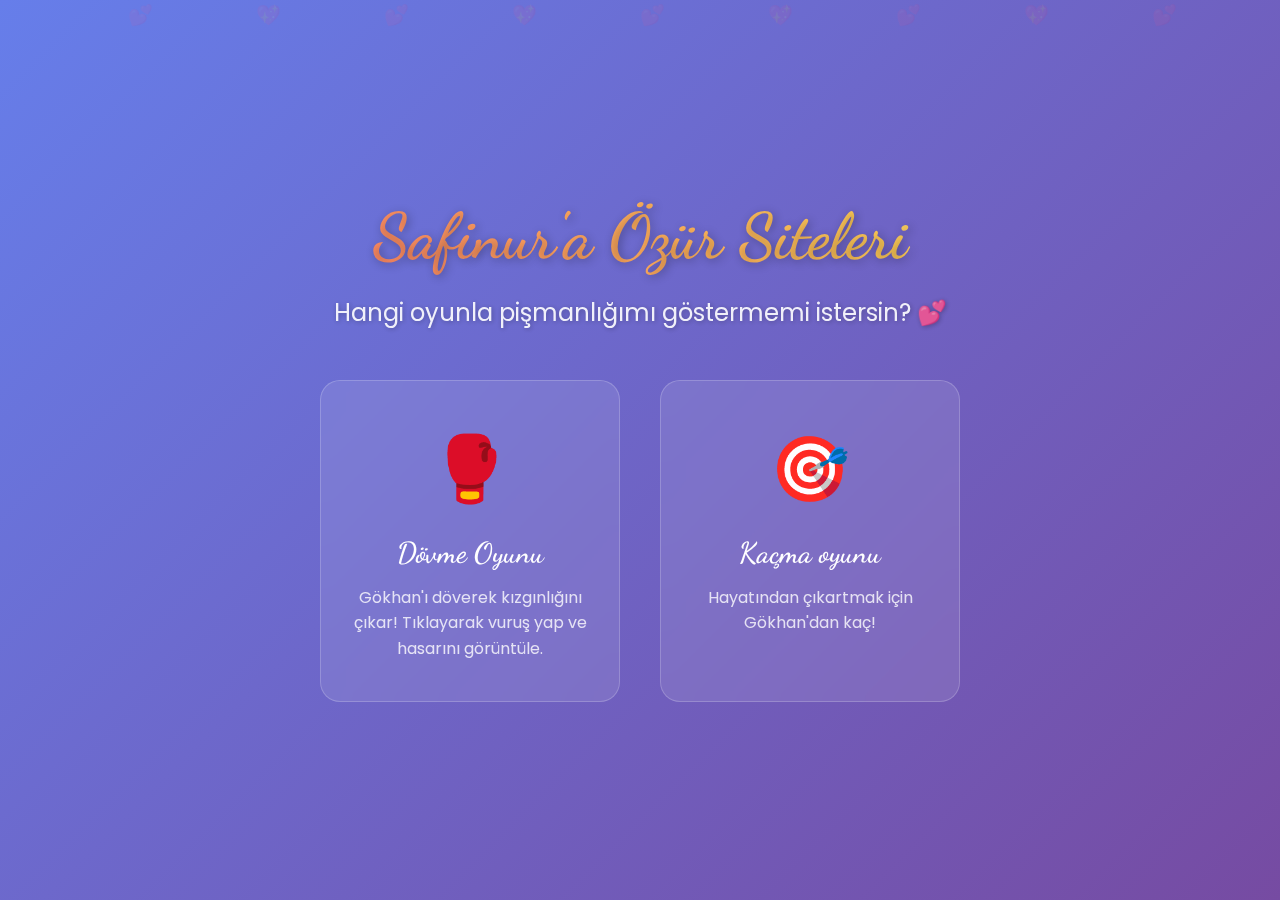
<file: index.html>
<!DOCTYPE html>
<html lang="tr">
<head>
    <meta charset="UTF-8">
    <meta name="viewport" content="width=device-width, initial-scale=1.0">
    <title>Safinur'a Özür Siteleri | Gökhan'dan Sevgiyle</title>
    <link href="https://fonts.googleapis.com/css2?family=Dancing+Script:wght@400;700&family=Poppins:wght@300;400;600&display=swap" rel="stylesheet">
    <style>
        * {
            margin: 0;
            padding: 0;
            box-sizing: border-box;
        }

        body {
            font-family: 'Poppins', sans-serif;
            background: linear-gradient(135deg, #667eea 0%, #764ba2 100%);
            min-height: 100vh;
            display: flex;
            align-items: center;
            justify-content: center;
            color: #fff;
        }

        .container {
            text-align: center;
            padding: 40px;
            max-width: 800px;
            width: 100%;
        }

        .main-title {
            font-family: 'Dancing Script', cursive;
            font-size: 4em;
            margin-bottom: 20px;
            text-shadow: 2px 2px 10px rgba(0,0,0,0.3);
            background: linear-gradient(45deg, #ff6b6b, #feca57, #48dbfb, #ff9ff3);
            background-size: 300% 300%;
            -webkit-background-clip: text;
            -webkit-text-fill-color: transparent;
            background-clip: text;
            animation: gradientShift 3s ease-in-out infinite;
        }

        @keyframes gradientShift {
            0%, 100% { background-position: 0% 50%; }
            50% { background-position: 100% 50%; }
        }

        .subtitle {
            font-size: 1.5em;
            margin-bottom: 50px;
            opacity: 0.9;
            text-shadow: 1px 1px 5px rgba(0,0,0,0.3);
        }

        .games-container {
            display: flex;
            gap: 40px;
            justify-content: center;
            flex-wrap: wrap;
            margin-top: 40px;
        }

        .game-card {
            background: rgba(255,255,255,0.1);
            backdrop-filter: blur(10px);
            border-radius: 20px;
            padding: 40px 30px;
            width: 300px;
            text-align: center;
            border: 1px solid rgba(255,255,255,0.2);
            transition: all 0.3s ease;
            cursor: pointer;
            text-decoration: none;
            color: inherit;
        }

        .game-card:hover {
            transform: translateY(-10px);
            background: rgba(255,255,255,0.2);
            box-shadow: 0 20px 40px rgba(0,0,0,0.3);
        }

        .game-icon {
            font-size: 4em;
            margin-bottom: 20px;
            display: block;
        }

        .game-title {
            font-size: 1.8em;
            font-weight: 600;
            margin-bottom: 15px;
            font-family: 'Dancing Script', cursive;
        }

        .game-description {
            font-size: 1em;
            opacity: 0.8;
            line-height: 1.6;
        }

        .hearts {
            position: absolute;
            top: 0;
            left: 0;
            width: 100%;
            height: 100%;
            pointer-events: none;
            overflow: hidden;
        }

        .heart {
            position: absolute;
            color: rgba(255,255,255,0.1);
            font-size: 20px;
            animation: float 6s ease-in-out infinite;
        }

        @keyframes float {
            0%, 100% { transform: translateY(100vh) rotate(0deg); opacity: 0; }
            10%, 90% { opacity: 1; }
            50% { transform: translateY(-100px) rotate(180deg); }
        }

        .heart:nth-child(1) { left: 10%; animation-delay: 0s; }
        .heart:nth-child(2) { left: 20%; animation-delay: 1s; }
        .heart:nth-child(3) { left: 30%; animation-delay: 2s; }
        .heart:nth-child(4) { left: 40%; animation-delay: 3s; }
        .heart:nth-child(5) { left: 50%; animation-delay: 4s; }
        .heart:nth-child(6) { left: 60%; animation-delay: 0.5s; }
        .heart:nth-child(7) { left: 70%; animation-delay: 1.5s; }
        .heart:nth-child(8) { left: 80%; animation-delay: 2.5s; }
        .heart:nth-child(9) { left: 90%; animation-delay: 3.5s; }

        @media (max-width: 768px) {
            .main-title { font-size: 3em; }
            .subtitle { font-size: 1.2em; }
            .games-container { flex-direction: column; align-items: center; }
            .game-card { width: 280px; }
        }
    </style>
</head>
<body>
    <div class="hearts">
        <div class="heart">💕</div>
        <div class="heart">💖</div>
        <div class="heart">💕</div>
        <div class="heart">💖</div>
        <div class="heart">💕</div>
        <div class="heart">💖</div>
        <div class="heart">💕</div>
        <div class="heart">💖</div>
        <div class="heart">💕</div>
    </div>

    <div class="container">
        <h1 class="main-title">Safinur'a Özür Siteleri</h1>
        <p class="subtitle">Hangi oyunla pişmanlığımı göstermemi istersin? 💕</p>

        <div class="games-container">
            <a href="dovme-oyunu/" class="game-card">
                <span class="game-icon">🥊</span>
                <h2 class="game-title">Dövme Oyunu</h2>
                <p class="game-description">Gökhan'ı döverek kızgınlığını çıkar! Tıklayarak vuruş yap ve hasarını görüntüle.</p>
            </a>

            <a href="vurma-oyunu/" class="game-card">
                <span class="game-icon">🎯</span>
                <h2 class="game-title">Kaçma oyunu</h2>
                <p class="game-description">Hayatından çıkartmak için Gökhan'dan kaç!</p>
            </a>
        </div>
    </div>
</body>
</html>
</file>
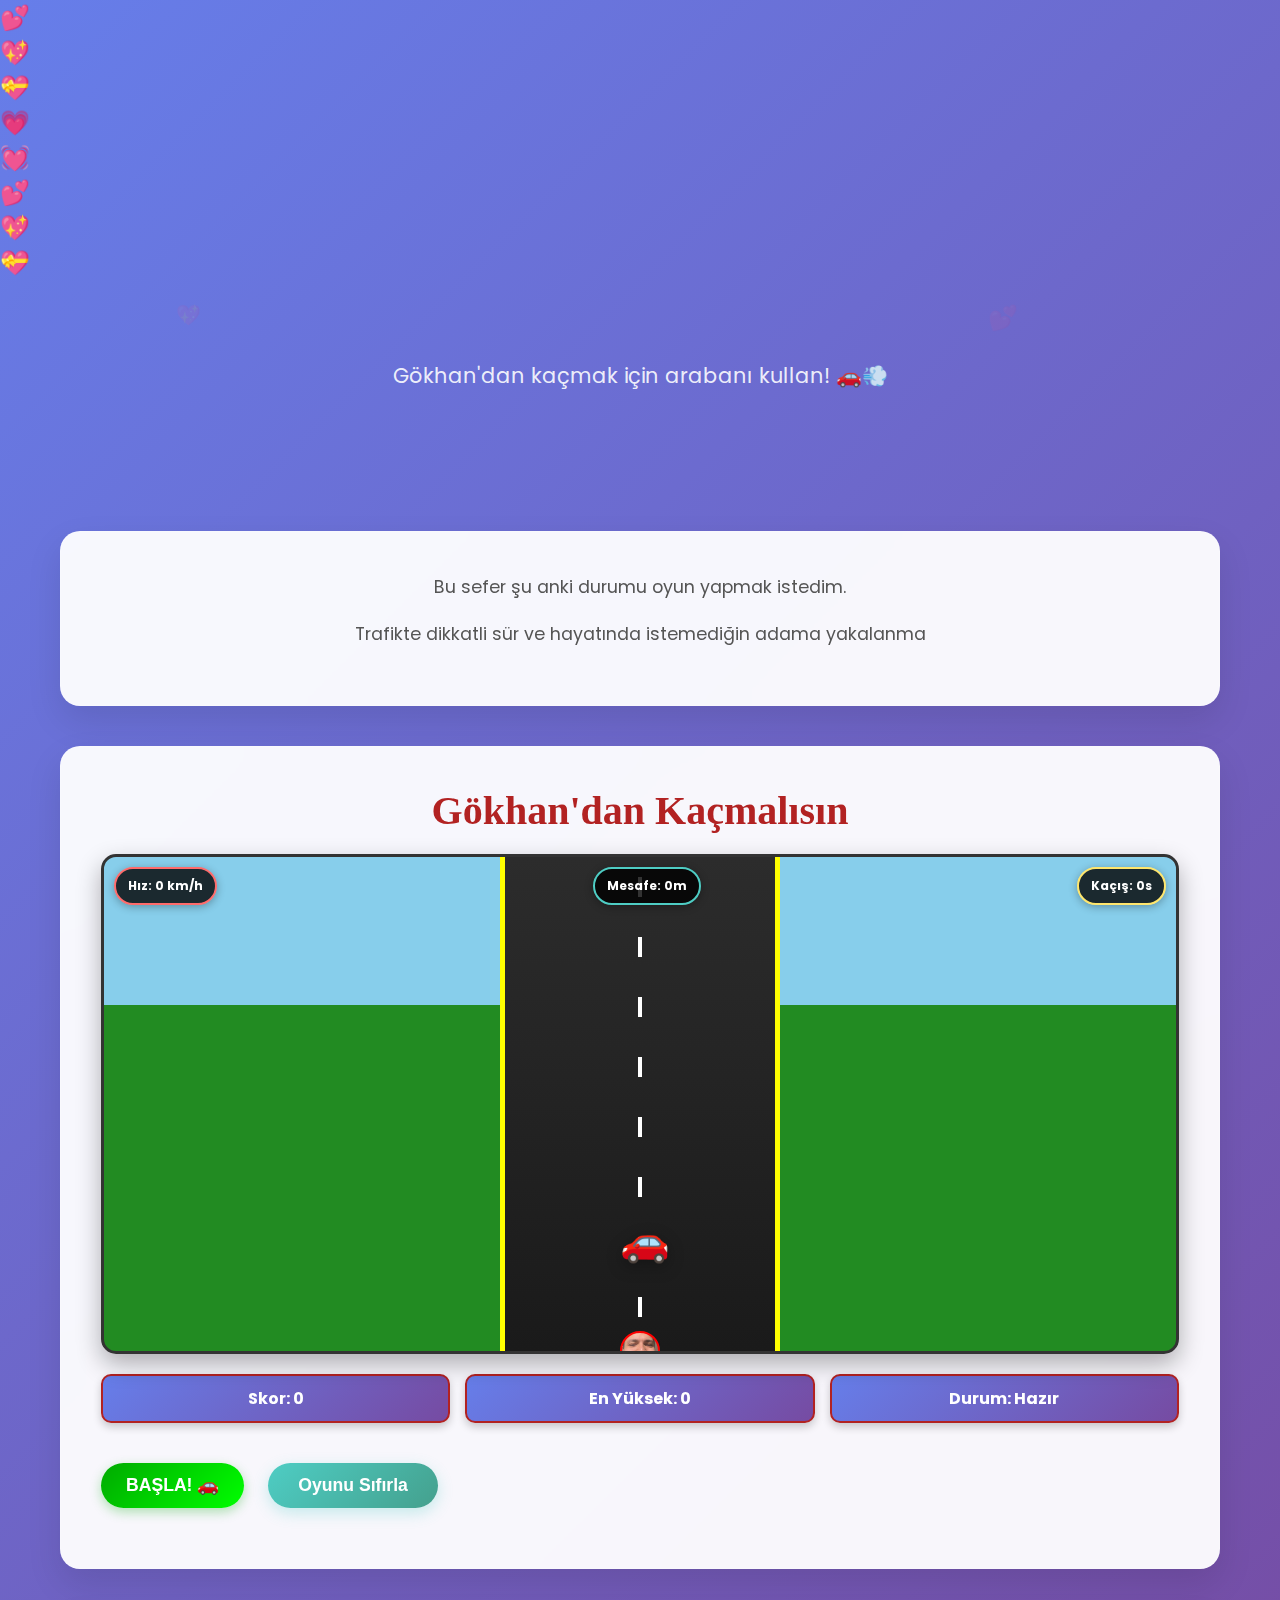
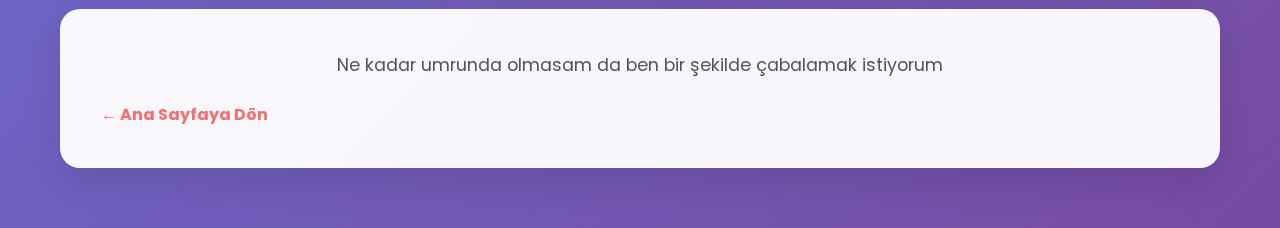
<file: vurma-oyunu/index.html>
<!DOCTYPE html>
<html lang="tr">
<head>
    <meta charset="UTF-8">
    <meta name="viewport" content="width=device-width, initial-scale=1.0">
    <title>Gökhan'dan Kaçış Oyunu</title>
    <link rel="stylesheet" href="css/style.css">
    <link rel="stylesheet" href="css/car-game.css">
    <link href="https://fonts.googleapis.com/css2?family=Poppins:wght@300;400;600;700&display=swap" rel="stylesheet">
</head>
<body>
    <!-- Arka Plan Kalpler -->
    <div class="background-hearts">
        <div class="heart">💕</div>
        <div class="heart">💖</div>
        <div class="heart">💝</div>
        <div class="heart">💗</div>
        <div class="heart">💓</div>
        <div class="heart">💕</div>
        <div class="heart">💖</div>
        <div class="heart">💝</div>
    </div>
    
    <div class="container">
        <!-- Ana Başlık Bölümü -->
        <header class="hero-section">
            <div class="hearts"></div>
            <p class="subtitle">Gökhan'dan kaçmak için arabanı kullan! 🚗💨</p>
        </header>

        <!-- Özür Mesajı -->
        <section class="apology-section">
            <div class="apology-card">
                
                <p>Bu sefer şu anki durumu oyun yapmak istedim.</p>
                <p>Trafikte dikkatli sür ve hayatında istemediğin adama yakalanma </p>
            </div>
        </section>

        <!-- Araba Kaçış Oyunu -->
        <section class="shooting-game-section">
            <div class="shooting-game-card">
                <h3>Gökhan'dan Kaçmalısın</h3>
                
                <!-- Araba Kaçış Oyunu -->
                <div class="car-game-area" id="gameArea">
                    <!-- Yol -->
                    <div class="road">
                        <div class="road-lines"></div>
                        
                        <!-- Oyuncunun Arabası -->
                        <div class="player-car" id="playerCar">🚗</div>
                        
                        <!-- Gökhan Kovalayıcı -->
                        <div class="chaser-gokhan" id="chaserGokhan">
                            <div class="gokhan-face" style="background-image: url('images/gokhan.jpg');"></div>
                            <div class="angry-text">😡</div>
                        </div>
                        
                        <!-- Trafik Araçları -->
                        <div class="traffic-container" id="trafficContainer"></div>
                        
                        <!-- Crash Effect -->
                        <div class="crash-effect" id="crashEffect" style="display: none;">💥</div>
                        
                        <!-- Mobile Controls -->
                        <div class="mobile-controls" id="mobileControls">
                            <div class="mobile-controls-row">
                                <button class="control-btn arrow-up" id="upBtn">↑</button>
                            </div>
                            <div class="mobile-controls-row">
                                <button class="control-btn arrow-left" id="leftBtn">←</button>
                                <button class="control-btn arrow-down" id="downBtn">↓</button>
                                <button class="control-btn arrow-right" id="rightBtn">→</button>
                            </div>
                        </div>
                    </div>
                    
                    <!-- Oyun UI -->
                    <div class="game-ui">
                        <div class="ui-row">
                            <div class="speed-meter">
                                <span>Hız: <span id="speedDisplay">0</span> km/h</span>
                            </div>
                            <div class="distance-meter">
                                <span>Mesafe: <span id="distanceDisplay">0</span>m</span>
                            </div>
                            <div class="escape-timer">
                                <span>Kaçış: <span id="timerDisplay">0</span>s</span>
                            </div>
                        </div>
                    </div>
                </div>
                    
                <div class="car-stats">
                    <div class="stat">
                        <span>Skor: </span>
                        <span id="score">0</span>
                    </div>
                    <div class="stat">
                        <span>En Yüksek: </span>
                        <span id="highScore">0</span>
                    </div>
                    <div class="stat">
                        <span>Durum: </span>
                        <span id="gameStatus">Hazır</span>
                    </div>
                </div>
                
                <div class="game-controls">
                    <button id="startBtn" class="start-btn">BAŞLA! 🚗</button>
                    <button id="resetCarGame" class="reset-btn">Oyunu Sıfırla</button>
                    <div class="controls-info">
                    </div>
                </div>
            </div>
        </section>

        <!-- Final Mesajı -->
        <section class="final-section">
            <div class="final-card">
                
                <p>Ne kadar umrunda olmasam da ben bir şekilde çabalamak istiyorum</p>
                
                
                <div style="margin-top: 20px;">
                    <a href="../" style="color: #ff6b6b; text-decoration: none; font-weight: bold;">← Ana Sayfaya Dön</a>
                </div>
            </div>
        </section>
    </div>

    <!-- Oyun Müziği -->
    <audio id="gameMusic" loop>
        <source src="../audio/music-2.mp3" type="audio/mpeg">
        Tarayıcınız bu ses formatını desteklemiyor.
    </audio>

    <script src="js/car-script.js"></script>
</body>
</html>
</file>
<file: vurma-oyunu/css/style.css>
* {
    margin: 0;
    padding: 0;
    box-sizing: border-box;
}

body {
    font-family: 'Poppins', sans-serif;
    background: linear-gradient(135deg, #667eea 0%, #764ba2 100%);
    min-height: 100vh;
    color: #333;
}

.container {
    max-width: 1200px;
    margin: 0 auto;
    padding: 20px;
}

/* Hero Section */
.hero-section {
    text-align: center;
    padding: 60px 0;
    position: relative;
}

.hearts {
    position: absolute;
    top: 0;
    left: 0;
    width: 100%;
    height: 100%;
    pointer-events: none;
    overflow: hidden;
}

.hearts::before {
    content: "💖";
    position: absolute;
    font-size: 20px;
    color: rgba(255,255,255,0.1);
    animation: float 6s ease-in-out infinite;
    left: 10%;
    animation-delay: 0s;
}

.hearts::after {
    content: "💕";
    position: absolute;
    font-size: 24px;
    color: rgba(255,255,255,0.1);
    animation: float 8s ease-in-out infinite;
    left: 80%;
    animation-delay: 2s;
}

@keyframes float {
    0%, 100% { transform: translateY(0px) rotate(0deg); opacity: 0.1; }
    50% { transform: translateY(-20px) rotate(180deg); opacity: 0.3; }
}

.main-title {
    font-family: 'Dancing Script', cursive;
    font-size: 4em;
    color: #fff;
    margin-bottom: 20px;
    text-shadow: 2px 2px 10px rgba(0,0,0,0.3);
}

.subtitle {
    font-size: 1.3em;
    color: rgba(255,255,255,0.9);
    margin-bottom: 40px;
}

/* Card Styles */
.apology-section, .shooting-game-section, .final-section {
    margin: 40px 0;
}

.apology-card, .shooting-game-card, .final-card {
    background: rgba(255,255,255,0.95);
    border-radius: 20px;
    padding: 40px;
    box-shadow: 0 15px 35px rgba(0,0,0,0.1);
    backdrop-filter: blur(10px);
    border: 1px solid rgba(255,255,255,0.2);
}

.apology-card h2, .shooting-game-card h3, .final-card h3 {
    font-family: 'Dancing Script', cursive;
    font-size: 2.5em;
    color: #b22222;
    margin-bottom: 20px;
    text-align: center;
}

.apology-card p, .final-card p {
    font-size: 1.1em;
    line-height: 1.8;
    margin-bottom: 15px;
    text-align: center;
    color: #555;
}

/* Bird Game Styles */
.bird-game-area {
    position: relative;
    width: 100%;
    height: 400px;
    background: linear-gradient(135deg, #87CEEB 0%, #98FB98 100%);
    border-radius: 20px;
    margin: 30px 0;
    overflow: hidden;
    border: 3px solid #4682B4;
}

.flying-bird {
    position: absolute;
    width: 120px;
    height: 120px;
    cursor: pointer;
    animation: flyAround 6s ease-in-out infinite;
    z-index: 10;
}

.bird-face {
    width: 100%;
    height: 100%;
    border-radius: 50%;
    background-size: cover;
    background-position: center;
    border: 2px solid #333;
    position: relative;
}

.health-bar {
    position: absolute;
    bottom: -10px;
    left: 50%;
    transform: translateX(-50%);
    width: 80px;
    height: 8px;
    background: rgba(255,255,255,0.3);
    border-radius: 4px;
    border: 1px solid #333;
}

.health-fill {
    width: 100%;
    height: 100%;
    background: linear-gradient(90deg, #ff0000 0%, #ffff00 50%, #00ff00 100%);
    border-radius: 3px;
    transition: width 0.3s ease;
}

@keyframes flyAround {
    0% { left: 10%; top: 20%; transform: rotate(0deg); }
    25% { left: 80%; top: 60%; transform: rotate(15deg); }
    50% { left: 60%; top: 10%; transform: rotate(-10deg); }
    75% { left: 20%; top: 70%; transform: rotate(20deg); }
    100% { left: 10%; top: 20%; transform: rotate(0deg); }
}

.poop-container {
    position: absolute;
    top: 0;
    left: 0;
    width: 100%;
    height: 100%;
    pointer-events: none;
    z-index: 5;
}

.poop {
    position: absolute;
    font-size: 1.2em;
    animation: fallDown 2s ease-in forwards;
    z-index: 6;
}

@keyframes fallDown {
    0% { 
        opacity: 1; 
        transform: translateY(0px) rotate(0deg);
    }
    100% { 
        opacity: 0.7; 
        transform: translateY(300px) rotate(360deg);
    }
}

/* Hit animation for bird */
.bird-hit {
    animation: birdHit 0.5s ease-out;
}

@keyframes birdHit {
    0% { transform: scale(1) rotate(0deg); }
    50% { transform: scale(1.1) rotate(10deg); background-color: rgba(255,0,0,0.5); }
    100% { transform: scale(1) rotate(0deg); }
}

.bird-dead {
    animation: birdDeath 1s ease-out forwards;
}

@keyframes birdDeath {
    0% { transform: scale(1) rotate(0deg); opacity: 1; }
    50% { transform: scale(1.3) rotate(180deg); opacity: 0.7; }
    100% { transform: scale(0.8) rotate(360deg); opacity: 0.3; filter: grayscale(100%); }
}

.shooting-stats {
    display: flex;
    justify-content: center;
    gap: 40px;
    margin: 30px 0;
    flex-wrap: wrap;
}

.stat {
    background: rgba(255,255,255,0.8);
    padding: 15px 25px;
    border-radius: 10px;
    border: 2px solid #b22222;
    font-weight: bold;
    color: #b22222;
}

.game-controls {
    margin-top: 30px;
}

.shoot-btn {
    background: linear-gradient(135deg, #ff6b6b 0%, #ee5a52 100%);
    color: white;
    border: none;
    padding: 15px 40px;
    font-size: 1.3em;
    font-weight: bold;
    border-radius: 50px;
    cursor: pointer;
    margin: 10px;
    transition: all 0.3s ease;
    box-shadow: 0 5px 15px rgba(255,107,107,0.3);
}

.shoot-btn:hover {
    transform: translateY(-3px);
    box-shadow: 0 8px 25px rgba(255,107,107,0.4);
}

.shoot-btn:active {
    transform: translateY(0);
}

.reset-btn {
    background: linear-gradient(135deg, #4ecdc4 0%, #44a08d 100%);
    color: white;
    border: none;
    padding: 12px 30px;
    font-size: 1.1em;
    font-weight: bold;
    border-radius: 50px;
    cursor: pointer;
    margin: 10px;
    transition: all 0.3s ease;
    box-shadow: 0 5px 15px rgba(78,205,196,0.3);
}

.reset-btn:hover {
    transform: translateY(-2px);
    box-shadow: 0 8px 25px rgba(78,205,196,0.4);
}

/* Love Message */
.love-message {
    display: flex;
    align-items: center;
    justify-content: center;
    gap: 15px;
    margin-top: 30px;
    font-size: 1.3em;
    font-weight: bold;
    color: #b22222;
}

.heart {
    font-size: 1.5em;
    animation: heartbeat 2s ease-in-out infinite;
}

@keyframes heartbeat {
    0%, 100% { transform: scale(1); }
    50% { transform: scale(1.1); }
}

/* Hit Animation */
.hit-animation {
    animation: hitEffect 0.5s ease-out;
}

@keyframes hitEffect {
    0% { transform: scale(1); }
    50% { transform: scale(1.1); background-color: rgba(255,0,0,0.3); }
    100% { transform: scale(1); }
}

/* Score Popup */
.score-popup {
    position: absolute;
    top: 50%;
    left: 50%;
    transform: translate(-50%, -50%);
    background: rgba(255,107,107,0.9);
    color: white;
    padding: 10px 20px;
    border-radius: 20px;
    font-weight: bold;
    font-size: 1.2em;
    animation: scorePopup 1s ease-out forwards;
    pointer-events: none;
}

@keyframes scorePopup {
    0% { opacity: 1; transform: translate(-50%, -50%) scale(0.5); }
    50% { opacity: 1; transform: translate(-50%, -50%) scale(1.2); }
    100% { opacity: 0; transform: translate(-50%, -100%) scale(1); }
}

/* Responsive */
@media (max-width: 768px) {
    .main-title { font-size: 3em; }
    .subtitle { font-size: 1.1em; }
    .apology-card, .shooting-game-card, .final-card { padding: 25px; }
    .bird-game-area { 
        height: 300px;
    }
    .flying-bird {
        width: 100px;
        height: 100px;
    }
    .shooting-stats { flex-direction: column; align-items: center; gap: 15px; }
}

@media (max-width: 480px) {
    .bird-game-area { 
        height: 250px;
    }
    .flying-bird {
        width: 80px;
        height: 80px;
    }
    .health-bar {
        width: 60px;
        height: 6px;
    }
}
</file>
<file: vurma-oyunu/css/car-game.css>
/* Araba Kaçış Oyunu CSS */

.car-game-area {
    position: relative;
    width: 100%;
    height: 500px;
    background: linear-gradient(to bottom, #87CEEB 0%, #87CEEB 30%, #228B22 30%, #228B22 100%);
    border: 3px solid #333;
    border-radius: 15px;
    margin: 20px 0;
    overflow: hidden;
    box-shadow: 0 10px 25px rgba(0,0,0,0.3);
}

.road {
    position: absolute;
    bottom: 0;
    left: 50%;
    transform: translateX(-50%);
    width: 280px;
    height: 100%;
    background: linear-gradient(to bottom, #2c2c2c 0%, #1a1a1a 100%);
    border-left: 5px solid #ffff00;
    border-right: 5px solid #ffff00;
}

.road-lines {
    position: absolute;
    top: 0;
    left: 50%;
    transform: translateX(-50%);
    width: 4px;
    height: 100%;
    background: repeating-linear-gradient(
        to bottom,
        transparent 0px,
        transparent 20px,
        #ffffff 20px,
        #ffffff 40px,
        transparent 40px,
        transparent 60px
    );
    animation: roadMoving 0.5s linear infinite;
}

@keyframes roadMoving {
    0% { transform: translateX(-50%) translateY(0); }
    100% { transform: translateX(-50%) translateY(60px); }
}

/* Oyuncunun Arabası */
.player-car {
    position: absolute;
    bottom: 80px;
    left: 50%;
    transform: translateX(-50%);
    width: 40px;
    height: 60px;
    font-size: 40px;
    z-index: 10;
    transition: all 0.2s ease;
    filter: drop-shadow(0 4px 8px rgba(0,0,0,0.3));
}

.player-car.crashed {
    animation: crashSpin 1s ease-out;
    filter: grayscale(100%) brightness(0.5);
}

@keyframes crashSpin {
    0% { transform: translateX(-50%) rotate(0deg) scale(1); }
    50% { transform: translateX(-50%) rotate(360deg) scale(1.5); }
    100% { transform: translateX(-50%) rotate(720deg) scale(0.8); }
}

/* Gökhan Kovalayıcı */
.chaser-gokhan {
    position: absolute;
    bottom: -50px;
    left: 50%;
    transform: translateX(-50%);
    width: 50px;
    height: 70px;
    z-index: 8;
    animation: chaserMovement 2s ease-in-out infinite;
}

.gokhan-face {
    width: 40px;
    height: 40px;
    background-size: cover;
    background-position: center;
    border-radius: 50%;
    border: 2px solid #ff0000;
    margin: 0 auto 5px auto;
    animation: angryShake 0.3s ease-in-out infinite;
}

.angry-text {
    text-align: center;
    font-size: 20px;
    animation: bounce 0.5s ease-in-out infinite alternate;
}

@keyframes chaserMovement {
    0%, 100% { transform: translateX(-50%) translateY(0); }
    50% { transform: translateX(-50%) translateY(-10px); }
}

@keyframes angryShake {
    0%, 100% { transform: rotate(-2deg); }
    50% { transform: rotate(2deg); }
}

@keyframes bounce {
    0% { transform: scale(1); }
    100% { transform: scale(1.2); }
}

/* Trafik Araçları */
.traffic-container {
    position: absolute;
    top: 0;
    left: 0;
    width: 100%;
    height: 100%;
    z-index: 5;
}

.traffic-car {
    position: absolute;
    width: 35px;
    height: 55px;
    font-size: 35px;
    animation: trafficMoving 3s linear infinite;
    filter: drop-shadow(0 2px 4px rgba(0,0,0,0.2));
    transform: translateX(-50%);
}

.traffic-car.red { color: #ff0000; }
.traffic-car.blue { color: #0066ff; }
.traffic-car.green { color: #00aa00; }
.traffic-car.yellow { color: #ffaa00; }

@keyframes trafficMoving {
    0% { top: -60px; }
    100% { top: 100%; }
}

/* Crash Effect */
.crash-effect {
    position: absolute;
    top: 50%;
    left: 50%;
    transform: translate(-50%, -50%);
    font-size: 80px;
    animation: crashExplosion 0.8s ease-out;
    z-index: 20;
}

@keyframes crashExplosion {
    0% { 
        transform: translate(-50%, -50%) scale(0) rotate(0deg);
        opacity: 1;
    }
    50% {
        transform: translate(-50%, -50%) scale(1.5) rotate(180deg);
        opacity: 1;
    }
    100% { 
        transform: translate(-50%, -50%) scale(2) rotate(360deg);
        opacity: 0;
    }
}

/* Oyun UI */
.game-ui {
    position: absolute;
    top: 10px;
    left: 10px;
    right: 10px;
    z-index: 15;
}

.ui-row {
    display: flex;
    justify-content: space-between;
    align-items: center;
}

.speed-meter,
.distance-meter,
.escape-timer {
    background: rgba(0,0,0,0.8);
    color: white;
    padding: 8px 12px;
    border-radius: 20px;
    font-size: 12px;
    font-weight: bold;
    border: 2px solid #00ff00;
    box-shadow: 0 2px 8px rgba(0,0,0,0.3);
}

.speed-meter {
    border-color: #ff6b6b;
}

.distance-meter {
    border-color: #4ecdc4;
}

.escape-timer {
    border-color: #ffe66d;
}

/* Stats */
.car-stats {
    display: flex;
    justify-content: space-around;
    margin: 20px 0;
    gap: 15px;
}

.car-stats .stat {
    background: linear-gradient(135deg, #667eea 0%, #764ba2 100%);
    color: white;
    padding: 10px 15px;
    border-radius: 10px;
    text-align: center;
    flex: 1;
    box-shadow: 0 4px 8px rgba(0,0,0,0.2);
    font-weight: bold;
}

/* Game Controls */
.controls-info {
    margin-top: 10px;
    text-align: center;
    color: #666;
    font-size: 0.9em;
}

/* Mobile Controls */
.mobile-controls {
    position: absolute;
    bottom: 10px;
    left: 50%;
    transform: translateX(-50%);
    display: flex;
    flex-direction: column;
    align-items: center;
    gap: 10px;
    z-index: 20;
}

.mobile-controls-row {
    display: flex;
    gap: 10px;
    align-items: center;
}

.control-btn {
    width: 60px;
    height: 60px;
    border: none;
    border-radius: 50%;
    background: rgba(0,0,0,0.7);
    color: white;
    font-size: 24px;
    font-weight: bold;
    cursor: pointer;
    user-select: none;
    transition: all 0.2s ease;
    box-shadow: 0 4px 12px rgba(0,0,0,0.3);
}

.control-btn:active {
    transform: scale(0.95);
    background: rgba(0,0,0,0.9);
}

.control-btn.arrow-up {
    background: rgba(0,150,0,0.8);
}

.control-btn.arrow-down {
    background: rgba(150,0,0,0.8);
}

.control-btn.arrow-left {
    background: rgba(0,0,150,0.8);
}

.control-btn.arrow-right {
    background: rgba(150,100,0,0.8);
}

.start-btn {
    background: linear-gradient(135deg, #00aa00 0%, #00ff00 100%);
    color: white;
    border: none;
    padding: 12px 25px;
    border-radius: 25px;
    font-size: 1.1em;
    font-weight: bold;
    cursor: pointer;
    margin-right: 10px;
    box-shadow: 0 4px 12px rgba(0,170,0,0.3);
    transition: all 0.3s ease;
}

.start-btn:hover {
    transform: translateY(-2px);
    box-shadow: 0 6px 16px rgba(0,170,0,0.4);
}

.start-btn:disabled {
    background: #ccc;
    cursor: not-allowed;
    transform: none;
    box-shadow: none;
}

/* Game Over Popup */
.game-over-popup {
    position: fixed;
    top: 0;
    left: 0;
    width: 100%;
    height: 100%;
    background: rgba(0,0,0,0.8);
    display: flex;
    justify-content: center;
    align-items: center;
    z-index: 1000;
}

.game-over-content {
    background: linear-gradient(135deg, #ff416c 0%, #ff4b2b 100%);
    color: white;
    padding: 30px;
    border-radius: 20px;
    text-align: center;
    max-width: 400px;
    box-shadow: 0 10px 30px rgba(0,0,0,0.5);
    animation: popupAppear 0.5s ease-out;
}

@keyframes popupAppear {
    0% { transform: scale(0) rotate(-180deg); opacity: 0; }
    100% { transform: scale(1) rotate(0deg); opacity: 1; }
}

/* Responsive */
@media (max-width: 768px) {
    .car-game-area {
        height: 500px;
    }
    
    .road {
        width: 250px;
    }
    
    .player-car {
        width: 35px;
        height: 50px;
        font-size: 35px;
        bottom: 100px;
    }
    
    .chaser-gokhan {
        width: 40px;
        height: 60px;
        bottom: -60px;
    }
    
    .gokhan-face {
        width: 30px;
        height: 30px;
    }
    
    .car-stats {
        flex-direction: column;
        gap: 10px;
    }
    
    .controls-info {
        display: none;
    }
    
    .mobile-controls {
        display: flex;
    }
}

@media (min-width: 769px) {
    .mobile-controls {
        display: none;
    }
}
</file>
